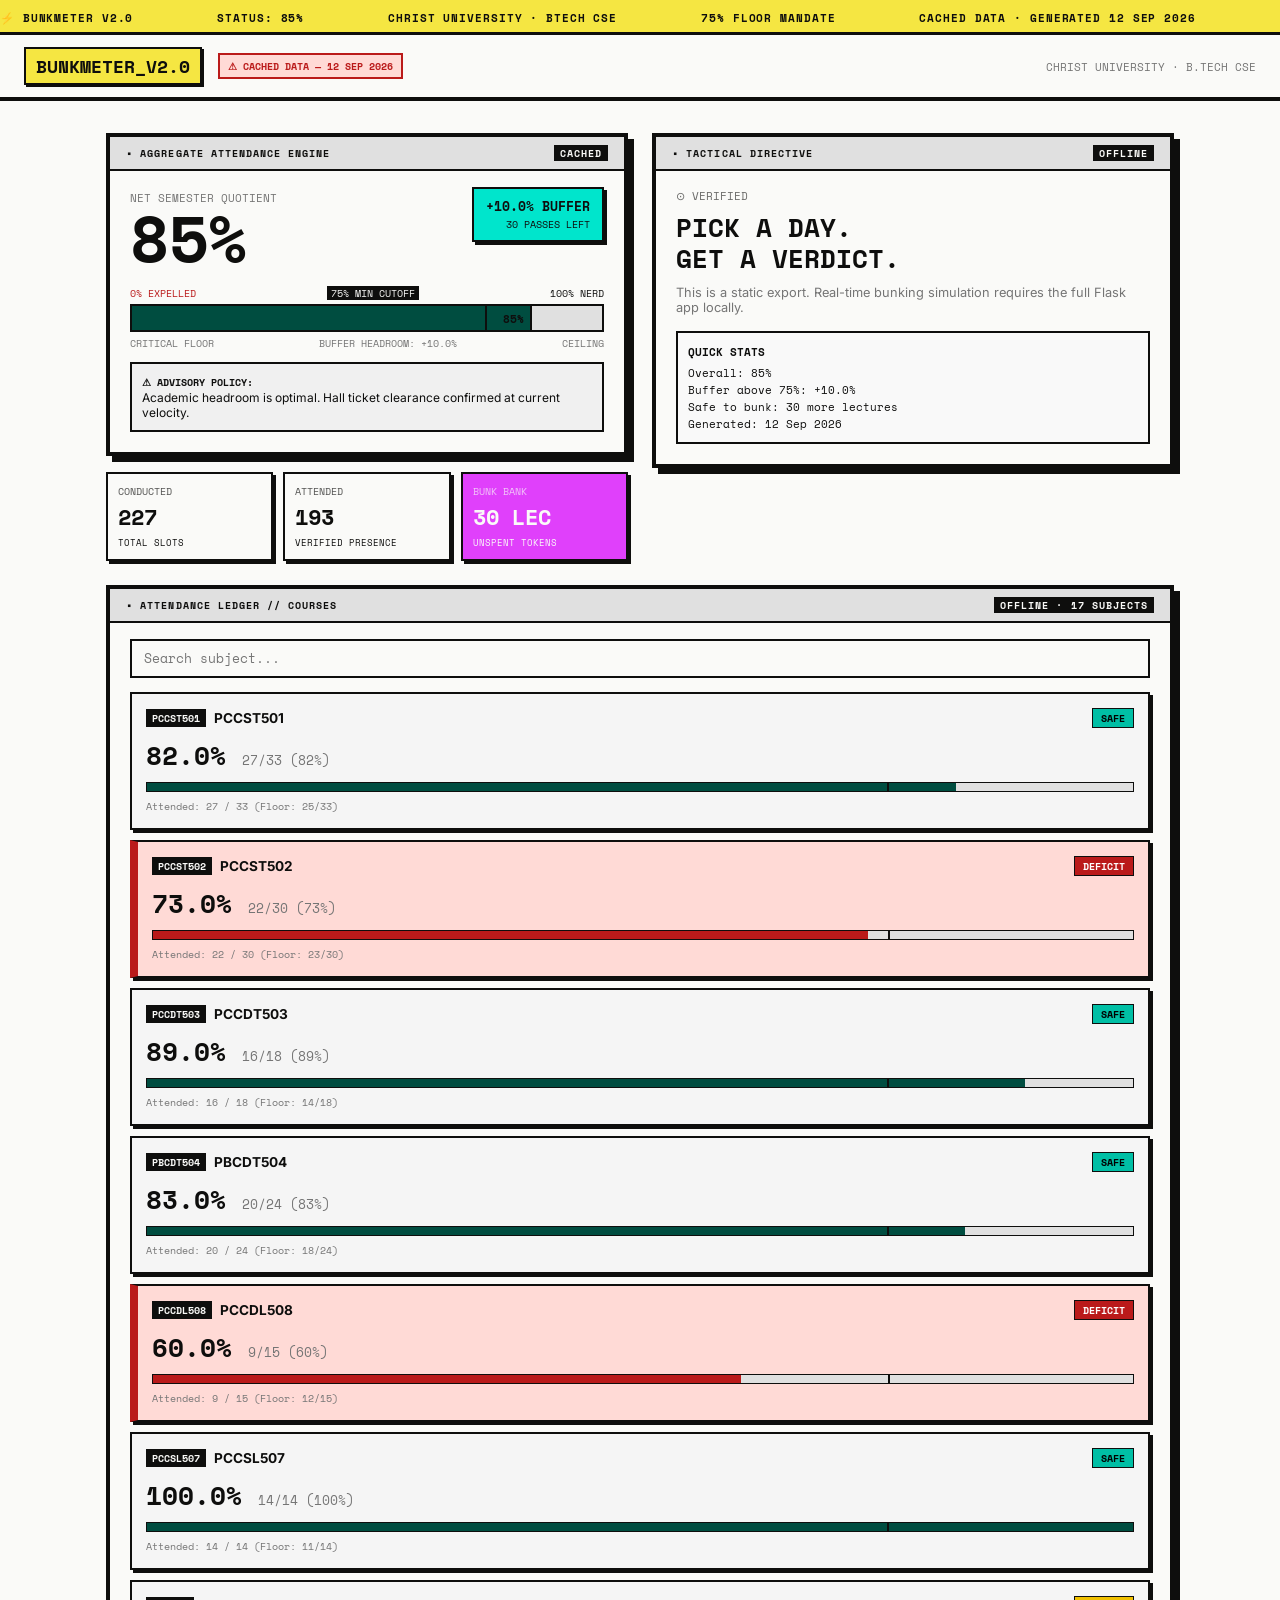
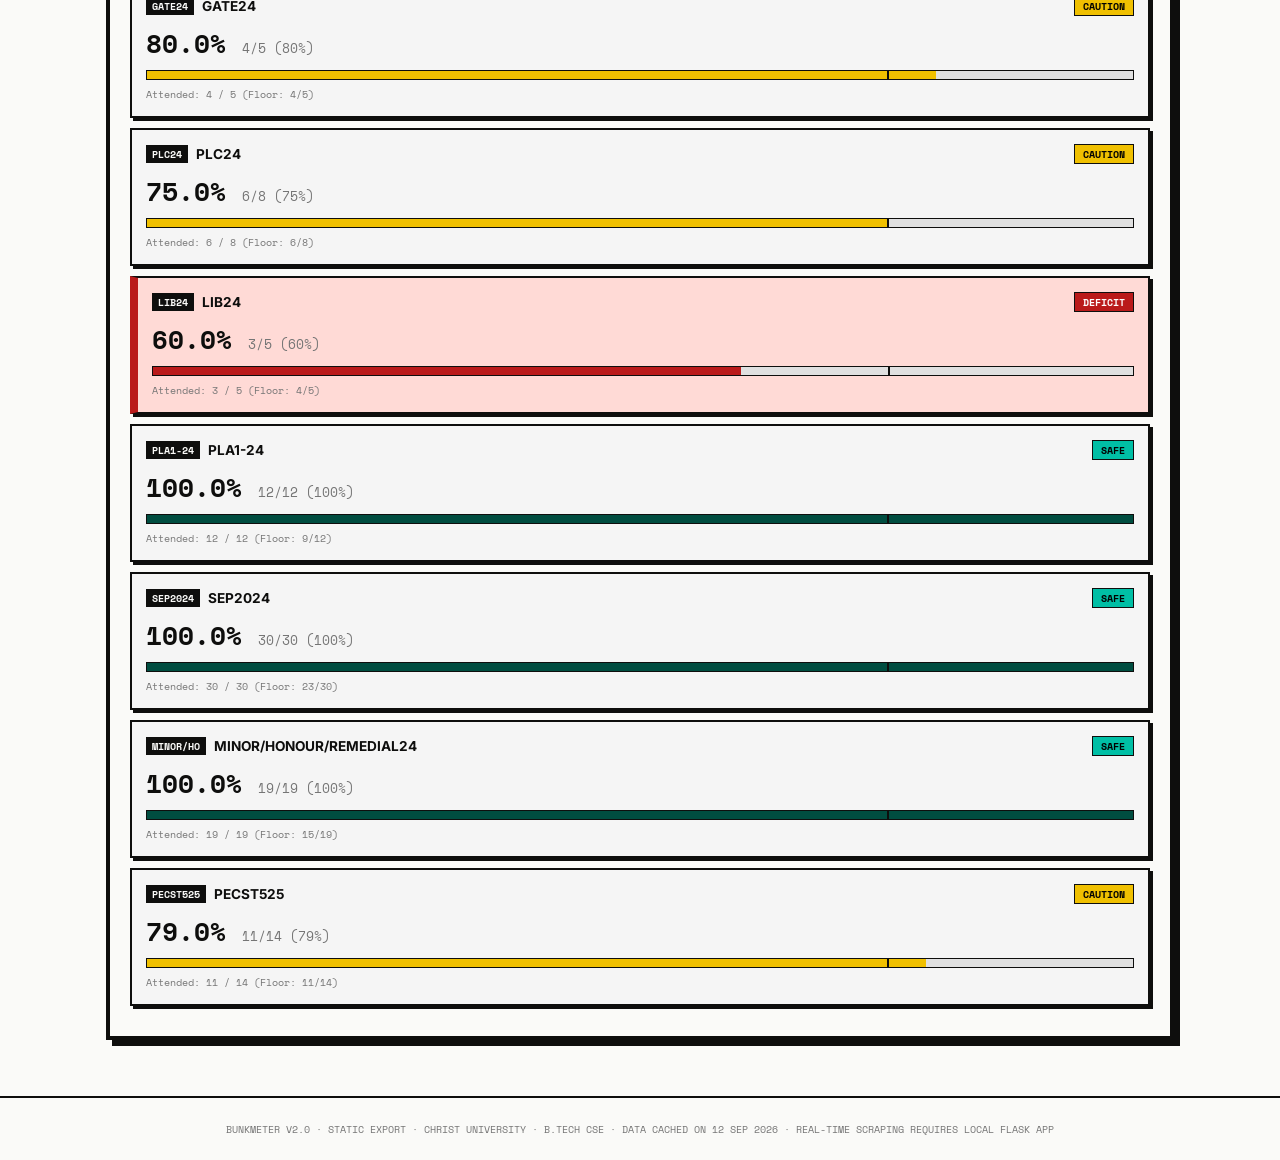
<file: public/index.html>
<!DOCTYPE html>
<html lang="en">
<head>
<meta charset="UTF-8"/>
<meta name="viewport" content="width=device-width,initial-scale=1"/>
<title>BUNKMETER v2.0 // TELEMETRY</title>
<meta name="description" content="BunkMeter — Christ University attendance tracker. 75% floor analysis."/>
<link rel="preconnect" href="https://fonts.googleapis.com"/>
<link href="https://fonts.googleapis.com/css2?family=Space+Mono:wght@400;700&family=Inter:wght@400;600;700;900&display=swap" rel="stylesheet"/>
<style>
  :root{
    --black:#0E0E0D;--white:#FAFAF8;--yellow:#F5E642;--cyan:#00E5CC;
    --magenta:#E040FB;--error:#ba1a1a;--error-c:#ffdad6;
    --gray:#E0E0E0;--dgray:#757575;
  }
  *{box-sizing:border-box;margin:0;padding:0}
  body{font-family:'Inter',sans-serif;background:var(--white);color:var(--black);min-height:100vh}
  /* TICKER */
  .ticker-wrap{background:var(--yellow);border-bottom:3px solid var(--black);overflow:hidden;white-space:nowrap;padding:6px 0}
  .ticker-inner{display:inline-block;animation:ticker 25s linear infinite}
  .ticker-inner span{margin-right:80px;font-family:'Space Mono',monospace;font-size:.7rem;font-weight:700;letter-spacing:.08em;text-transform:uppercase}
  @keyframes ticker{0%{transform:translateX(0)}100%{transform:translateX(-50%)}}
  /* HEADER */
  header{background:var(--white);border-bottom:4px solid var(--black);padding:12px 24px;display:flex;align-items:center;gap:16px;position:sticky;top:0;z-index:100}
  .logo{font-family:'Space Mono',monospace;font-weight:700;font-size:1.1rem;text-transform:uppercase;background:var(--yellow);border:2px solid var(--black);padding:4px 10px;box-shadow:2px 2px 0 var(--black);text-decoration:none;color:var(--black)}
  .cached-badge{background:var(--error-c);border:2px solid var(--error);color:var(--error);font-size:.65rem;font-weight:700;font-family:'Space Mono',monospace;padding:3px 8px;text-transform:uppercase}
  .header-date{margin-left:auto;font-size:.7rem;font-family:'Space Mono',monospace;color:var(--dgray);text-transform:uppercase}
  /* MAIN LAYOUT */
  main{max-width:1100px;margin:0 auto;padding:32px 16px;display:grid;grid-template-columns:1fr 1fr;gap:24px;align-items:start}
  @media(max-width:700px){main{grid-template-columns:1fr}}
  /* PANEL */
  .panel{border:4px solid var(--black);background:var(--white);box-shadow:6px 6px 0 var(--black);padding:20px}
  .panel-label{font-family:'Space Mono',monospace;font-size:.65rem;font-weight:700;text-transform:uppercase;letter-spacing:.1em;background:var(--gray);border-bottom:2px solid var(--black);margin:-20px -20px 16px;padding:8px 16px;display:flex;justify-content:space-between}
  .panel-label span{background:var(--black);color:var(--white);padding:1px 6px;font-size:.6rem}
  /* AGGREGATE */
  .agg-pct{font-family:'Space Mono',monospace;font-size:4rem;font-weight:700;line-height:1}
  .agg-sub{font-size:.7rem;text-transform:uppercase;color:var(--dgray);margin-top:2px;font-family:'Space Mono',monospace}
  .agg-buffer{background:var(--cyan);border:2px solid var(--black);padding:8px 12px;text-align:right;box-shadow:3px 3px 0 var(--black)}
  .agg-buffer .buf-val{font-family:'Space Mono',monospace;font-weight:700;font-size:.8rem}
  .agg-buffer .buf-label{font-size:.65rem;font-family:'Space Mono',monospace;text-transform:uppercase}
  .hero-row{display:flex;justify-content:space-between;align-items:flex-start;margin-bottom:16px}
  /* PROGRESS BAR */
  .prog-labels{display:flex;justify-content:space-between;font-size:.6rem;font-family:'Space Mono',monospace;text-transform:uppercase;margin-bottom:4px}
  .prog-labels .cutoff{background:var(--black);color:var(--white);padding:0 4px}
  .prog-track{height:28px;background:var(--gray);border:2px solid var(--black);position:relative}
  .prog-fill{height:100%;border-right:2px solid var(--black);display:flex;align-items:center;justify-content:flex-end;padding-right:6px;font-size:.7rem;font-family:'Space Mono',monospace;font-weight:700;transition:width .6s ease}
  .prog-75{position:absolute;left:75%;top:0;bottom:0;width:2px;background:var(--black);z-index:2}
  /* STAT CARDS */
  .stat-grid{display:grid;grid-template-columns:1fr 1fr 1fr;gap:10px;margin-top:16px}
  .stat-card{border:2px solid var(--black);padding:10px;background:var(--white);box-shadow:3px 3px 0 var(--black)}
  .stat-card.bank{background:var(--magenta);color:var(--white)}
  .stat-card .stat-val{font-family:'Space Mono',monospace;font-size:1.4rem;font-weight:700}
  .stat-card .stat-key{font-size:.6rem;text-transform:uppercase;font-family:'Space Mono',monospace;opacity:.7;margin-bottom:2px}
  .stat-card .stat-sub{font-size:.55rem;text-transform:uppercase;font-family:'Space Mono',monospace;margin-top:3px}
  /* SUBJECT CARDS */
  .ledger-panel{grid-column:1/-1}
  .subject-card{border:2px solid var(--black);padding:14px;margin-bottom:10px;box-shadow:3px 3px 0 var(--black)}
  .subject-header{display:flex;align-items:center;gap:8px;flex-wrap:wrap;margin-bottom:8px}
  .subject-code{background:var(--black);color:var(--white);font-family:'Space Mono',monospace;font-size:.6rem;padding:2px 6px;font-weight:700}
  .subject-name{font-weight:700;font-size:.85rem;text-transform:uppercase;flex:1}
  .tier-pill{font-family:'Space Mono',monospace;font-size:.6rem;font-weight:700;padding:2px 8px;border:1px solid var(--black)}
  .subject-stats{display:flex;align-items:baseline;gap:16px;margin-bottom:8px}
  .pct-big{font-family:'Space Mono',monospace;font-size:1.6rem;font-weight:700}
  .raw-line{font-family:'Space Mono',monospace;font-size:.8rem;color:var(--dgray)}
  .progress-bar-wrap{height:10px;background:var(--gray);border:1px solid var(--black);position:relative;margin-bottom:6px}
  .progress-bar-fill{height:100%;transition:width .6s ease}
  .progress-75-marker{position:absolute;left:75%;top:0;bottom:0;width:2px;background:var(--black)}
  .subject-footer{font-size:.65rem;font-family:'Space Mono',monospace;color:var(--dgray)}
  /* ADVICE */
  .advice-box{background:#f0f0f0;border:2px solid var(--black);padding:10px;font-size:.75rem;margin-top:12px}
  .advice-box strong{text-transform:uppercase;font-family:'Space Mono',monospace;font-size:.65rem}
  /* SEARCH */
  #search{width:100%;border:2px solid var(--black);padding:8px 12px;font-family:'Space Mono',monospace;font-size:.8rem;background:var(--white);margin-bottom:14px;outline:none}
  #search:focus{border-color:var(--cyan);box-shadow:3px 3px 0 var(--cyan)}
  /* FOOTER */
  footer{text-align:center;font-family:'Space Mono',monospace;font-size:.6rem;color:var(--dgray);padding:24px;text-transform:uppercase;border-top:2px solid var(--black);margin-top:24px}
</style>
</head>
<body>
<div class="ticker-wrap">
  <div class="ticker-inner">
    <span>⚡ BUNKMETER v2.0</span>
    <span>STATUS: 85%</span>
    <span>CHRIST UNIVERSITY · BTECH CSE</span>
    <span>75% FLOOR MANDATE</span>
    <span>CACHED DATA · GENERATED 12 Sep 2026</span>
    <span>NO REGRETS POLICY</span>
    <span>⚡ BUNKMETER v2.0</span>
    <span>STATUS: 85%</span>
    <span>CHRIST UNIVERSITY · BTECH CSE</span>
    <span>75% FLOOR MANDATE</span>
    <span>CACHED DATA · GENERATED 12 Sep 2026</span>
    <span>NO REGRETS POLICY</span>
  </div>
</div>

<header>
  <a class="logo" href="#">BUNKMETER_v2.0</a>
  <div class="cached-badge">⚠ CACHED DATA — 12 Sep 2026</div>
  <div class="header-date">Christ University · B.Tech CSE</div>
</header>

<main>
  <!-- LEFT: AGGREGATE -->
  <div>
    <div class="panel">
      <div class="panel-label">▪ Aggregate Attendance Engine <span>CACHED</span></div>
      <div class="hero-row">
        <div>
          <div class="agg-sub">Net Semester Quotient</div>
          <div class="agg-pct">85%</div>
        </div>
        <div class="agg-buffer">
          <div class="buf-val" id="buf-val">+10.0% BUFFER</div>
          <div class="buf-label">30 PASSES LEFT</div>
        </div>
      </div>
      <div class="prog-labels">
        <span style="color:var(--error)">0% EXPELLED</span>
        <span class="cutoff">75% MIN CUTOFF</span>
        <span>100% NERD</span>
      </div>
      <div class="prog-track">
        <div class="prog-75"></div>
        <div class="prog-fill" id="prog-fill" style="width:85.0%;background:#004d40">85%</div>
      </div>
      <div style="display:flex;justify-content:space-between;font-size:.6rem;font-family:'Space Mono',monospace;text-transform:uppercase;margin-top:4px;color:var(--dgray)">
        <span>Critical Floor</span>
        <span>Buffer Headroom: +10.0%</span>
        <span>Ceiling</span>
      </div>
      <div class="advice-box">
        <strong>⚠ Advisory Policy:</strong><br/>
        Academic headroom is optimal. Hall ticket clearance confirmed at current velocity.
      </div>
    </div>

    <div class="stat-grid">
      <div class="stat-card">
        <div class="stat-key">Conducted</div>
        <div class="stat-val">227</div>
        <div class="stat-sub">Total Slots</div>
      </div>
      <div class="stat-card">
        <div class="stat-key">Attended</div>
        <div class="stat-val">193</div>
        <div class="stat-sub">Verified Presence</div>
      </div>
      <div class="stat-card bank">
        <div class="stat-key">Bunk Bank</div>
        <div class="stat-val">30 LEC</div>
        <div class="stat-sub">Unspent Tokens</div>
      </div>
    </div>
  </div>

  <!-- RIGHT: VERDICT PLACEHOLDER -->
  <div class="panel" style="background:var(--white)">
    <div class="panel-label">▪ Tactical Directive <span>OFFLINE</span></div>
    <div style="font-family:'Space Mono',monospace;font-size:.7rem;text-transform:uppercase;margin-bottom:8px;opacity:.6">⊙ Verified</div>
    <h2 style="font-family:'Space Mono',monospace;font-size:1.6rem;font-weight:700;text-transform:uppercase;line-height:1.2;margin-bottom:12px">
      PICK A DAY.<br/>GET A VERDICT.
    </h2>
    <p style="font-size:.8rem;color:var(--dgray)">This is a static export. Real-time bunking simulation requires the full Flask app locally.</p>
    <div style="margin-top:16px;border:2px solid var(--black);padding:10px;background:#f9f9f9;font-family:'Space Mono',monospace;font-size:.7rem">
      <div style="font-weight:700;text-transform:uppercase;margin-bottom:4px">Quick Stats</div>
      <div>Overall: 85%</div>
      <div>Buffer above 75%: +10.0%</div>
      <div>Safe to bunk: 30 more lectures</div>
      <div>Generated: 12 Sep 2026</div>
    </div>
  </div>

  <!-- ATTENDANCE LEDGER (full width) -->
  <div class="panel ledger-panel">
    <div class="panel-label">▪ Attendance Ledger // Courses <span>OFFLINE · 17 SUBJECTS</span></div>
    <input id="search" type="text" placeholder="Search subject..." oninput="filterCards(this.value)"/>
    <div id="cards-container">
      
<div class="subject-card" style="background: #f5f5f5;">
  <div class="subject-header">
    <span class="subject-code">PCCST501</span>
    <span class="subject-name">PCCST501</span>
    <span class="tier-pill" style="background:#00bfa5;color:#000">SAFE</span>
  </div>
  <div class="subject-stats">
    <span class="pct-big">82.0%</span>
    <span class="raw-line">27/33 (82%)</span>
  </div>
  <div class="progress-bar-wrap">
    <div class="progress-bar-fill" style="width:82.0%;background:#004d40"></div>
    <div class="progress-75-marker"></div>
  </div>
  <div class="subject-footer">Attended: 27 / 33 (Floor: 25/33)</div>
</div>

<div class="subject-card" style="background: #ffdad6;border-left: 8px solid #ba1a1a;">
  <div class="subject-header">
    <span class="subject-code">PCCST502</span>
    <span class="subject-name">PCCST502</span>
    <span class="tier-pill" style="background:#ba1a1a;color:#fff">DEFICIT</span>
  </div>
  <div class="subject-stats">
    <span class="pct-big">73.0%</span>
    <span class="raw-line">22/30 (73%)</span>
  </div>
  <div class="progress-bar-wrap">
    <div class="progress-bar-fill" style="width:73.0%;background:#ba1a1a"></div>
    <div class="progress-75-marker"></div>
  </div>
  <div class="subject-footer">Attended: 22 / 30 (Floor: 23/30)</div>
</div>

<div class="subject-card" style="background: #f5f5f5;">
  <div class="subject-header">
    <span class="subject-code">PCCDT503</span>
    <span class="subject-name">PCCDT503</span>
    <span class="tier-pill" style="background:#00bfa5;color:#000">SAFE</span>
  </div>
  <div class="subject-stats">
    <span class="pct-big">89.0%</span>
    <span class="raw-line">16/18 (89%)</span>
  </div>
  <div class="progress-bar-wrap">
    <div class="progress-bar-fill" style="width:89.0%;background:#004d40"></div>
    <div class="progress-75-marker"></div>
  </div>
  <div class="subject-footer">Attended: 16 / 18 (Floor: 14/18)</div>
</div>

<div class="subject-card" style="background: #f5f5f5;">
  <div class="subject-header">
    <span class="subject-code">PBCDT504</span>
    <span class="subject-name">PBCDT504</span>
    <span class="tier-pill" style="background:#00bfa5;color:#000">SAFE</span>
  </div>
  <div class="subject-stats">
    <span class="pct-big">83.0%</span>
    <span class="raw-line">20/24 (83%)</span>
  </div>
  <div class="progress-bar-wrap">
    <div class="progress-bar-fill" style="width:83.0%;background:#004d40"></div>
    <div class="progress-75-marker"></div>
  </div>
  <div class="subject-footer">Attended: 20 / 24 (Floor: 18/24)</div>
</div>

<div class="subject-card" style="background: #ffdad6;border-left: 8px solid #ba1a1a;">
  <div class="subject-header">
    <span class="subject-code">PCCDL508</span>
    <span class="subject-name">PCCDL508</span>
    <span class="tier-pill" style="background:#ba1a1a;color:#fff">DEFICIT</span>
  </div>
  <div class="subject-stats">
    <span class="pct-big">60.0%</span>
    <span class="raw-line">9/15 (60%)</span>
  </div>
  <div class="progress-bar-wrap">
    <div class="progress-bar-fill" style="width:60.0%;background:#ba1a1a"></div>
    <div class="progress-75-marker"></div>
  </div>
  <div class="subject-footer">Attended: 9 / 15 (Floor: 12/15)</div>
</div>

<div class="subject-card" style="background: #f5f5f5;">
  <div class="subject-header">
    <span class="subject-code">PCCSL507</span>
    <span class="subject-name">PCCSL507</span>
    <span class="tier-pill" style="background:#00bfa5;color:#000">SAFE</span>
  </div>
  <div class="subject-stats">
    <span class="pct-big">100.0%</span>
    <span class="raw-line">14/14 (100%)</span>
  </div>
  <div class="progress-bar-wrap">
    <div class="progress-bar-fill" style="width:100.0%;background:#004d40"></div>
    <div class="progress-75-marker"></div>
  </div>
  <div class="subject-footer">Attended: 14 / 14 (Floor: 11/14)</div>
</div>

<div class="subject-card" style="background: #f5f5f5;">
  <div class="subject-header">
    <span class="subject-code">GATE24</span>
    <span class="subject-name">GATE24</span>
    <span class="tier-pill" style="background:#f0c000;color:#000">CAUTION</span>
  </div>
  <div class="subject-stats">
    <span class="pct-big">80.0%</span>
    <span class="raw-line">4/5 (80%)</span>
  </div>
  <div class="progress-bar-wrap">
    <div class="progress-bar-fill" style="width:80.0%;background:#f0c000"></div>
    <div class="progress-75-marker"></div>
  </div>
  <div class="subject-footer">Attended: 4 / 5 (Floor: 4/5)</div>
</div>

<div class="subject-card" style="background: #f5f5f5;">
  <div class="subject-header">
    <span class="subject-code">PLC24</span>
    <span class="subject-name">PLC24</span>
    <span class="tier-pill" style="background:#f0c000;color:#000">CAUTION</span>
  </div>
  <div class="subject-stats">
    <span class="pct-big">75.0%</span>
    <span class="raw-line">6/8 (75%)</span>
  </div>
  <div class="progress-bar-wrap">
    <div class="progress-bar-fill" style="width:75.0%;background:#f0c000"></div>
    <div class="progress-75-marker"></div>
  </div>
  <div class="subject-footer">Attended: 6 / 8 (Floor: 6/8)</div>
</div>

<div class="subject-card" style="background: #ffdad6;border-left: 8px solid #ba1a1a;">
  <div class="subject-header">
    <span class="subject-code">LIB24</span>
    <span class="subject-name">LIB24</span>
    <span class="tier-pill" style="background:#ba1a1a;color:#fff">DEFICIT</span>
  </div>
  <div class="subject-stats">
    <span class="pct-big">60.0%</span>
    <span class="raw-line">3/5 (60%)</span>
  </div>
  <div class="progress-bar-wrap">
    <div class="progress-bar-fill" style="width:60.0%;background:#ba1a1a"></div>
    <div class="progress-75-marker"></div>
  </div>
  <div class="subject-footer">Attended: 3 / 5 (Floor: 4/5)</div>
</div>

<div class="subject-card" style="background: #f5f5f5;">
  <div class="subject-header">
    <span class="subject-code">PLA1-24</span>
    <span class="subject-name">PLA1-24</span>
    <span class="tier-pill" style="background:#00bfa5;color:#000">SAFE</span>
  </div>
  <div class="subject-stats">
    <span class="pct-big">100.0%</span>
    <span class="raw-line">12/12 (100%)</span>
  </div>
  <div class="progress-bar-wrap">
    <div class="progress-bar-fill" style="width:100.0%;background:#004d40"></div>
    <div class="progress-75-marker"></div>
  </div>
  <div class="subject-footer">Attended: 12 / 12 (Floor: 9/12)</div>
</div>

<div class="subject-card" style="background: #f5f5f5;">
  <div class="subject-header">
    <span class="subject-code">SEP2024</span>
    <span class="subject-name">SEP2024</span>
    <span class="tier-pill" style="background:#00bfa5;color:#000">SAFE</span>
  </div>
  <div class="subject-stats">
    <span class="pct-big">100.0%</span>
    <span class="raw-line">30/30 (100%)</span>
  </div>
  <div class="progress-bar-wrap">
    <div class="progress-bar-fill" style="width:100.0%;background:#004d40"></div>
    <div class="progress-75-marker"></div>
  </div>
  <div class="subject-footer">Attended: 30 / 30 (Floor: 23/30)</div>
</div>

<div class="subject-card" style="background: #f5f5f5;">
  <div class="subject-header">
    <span class="subject-code">MINOR/HO</span>
    <span class="subject-name">MINOR/HONOUR/REMEDIAL24</span>
    <span class="tier-pill" style="background:#00bfa5;color:#000">SAFE</span>
  </div>
  <div class="subject-stats">
    <span class="pct-big">100.0%</span>
    <span class="raw-line">19/19 (100%)</span>
  </div>
  <div class="progress-bar-wrap">
    <div class="progress-bar-fill" style="width:100.0%;background:#004d40"></div>
    <div class="progress-75-marker"></div>
  </div>
  <div class="subject-footer">Attended: 19 / 19 (Floor: 15/19)</div>
</div>

<div class="subject-card" style="background: #f5f5f5;">
  <div class="subject-header">
    <span class="subject-code">PECST525</span>
    <span class="subject-name">PECST525</span>
    <span class="tier-pill" style="background:#f0c000;color:#000">CAUTION</span>
  </div>
  <div class="subject-stats">
    <span class="pct-big">79.0%</span>
    <span class="raw-line">11/14 (79%)</span>
  </div>
  <div class="progress-bar-wrap">
    <div class="progress-bar-fill" style="width:79.0%;background:#f0c000"></div>
    <div class="progress-75-marker"></div>
  </div>
  <div class="subject-footer">Attended: 11 / 14 (Floor: 11/14)</div>
</div>
    </div>
  </div>
</main>

<footer>
  BunkMeter v2.0 · Static Export · Christ University · B.Tech CSE ·
  Data cached on 12 Sep 2026 · Real-time scraping requires local Flask app
</footer>

<script>
function filterCards(q) {
  q = q.toLowerCase();
  document.querySelectorAll('.subject-card').forEach(function(c) {
    c.style.display = (c.textContent.toLowerCase().includes(q)) ? '' : 'none';
  });
}
</script>
</body>
</html>
</file>
